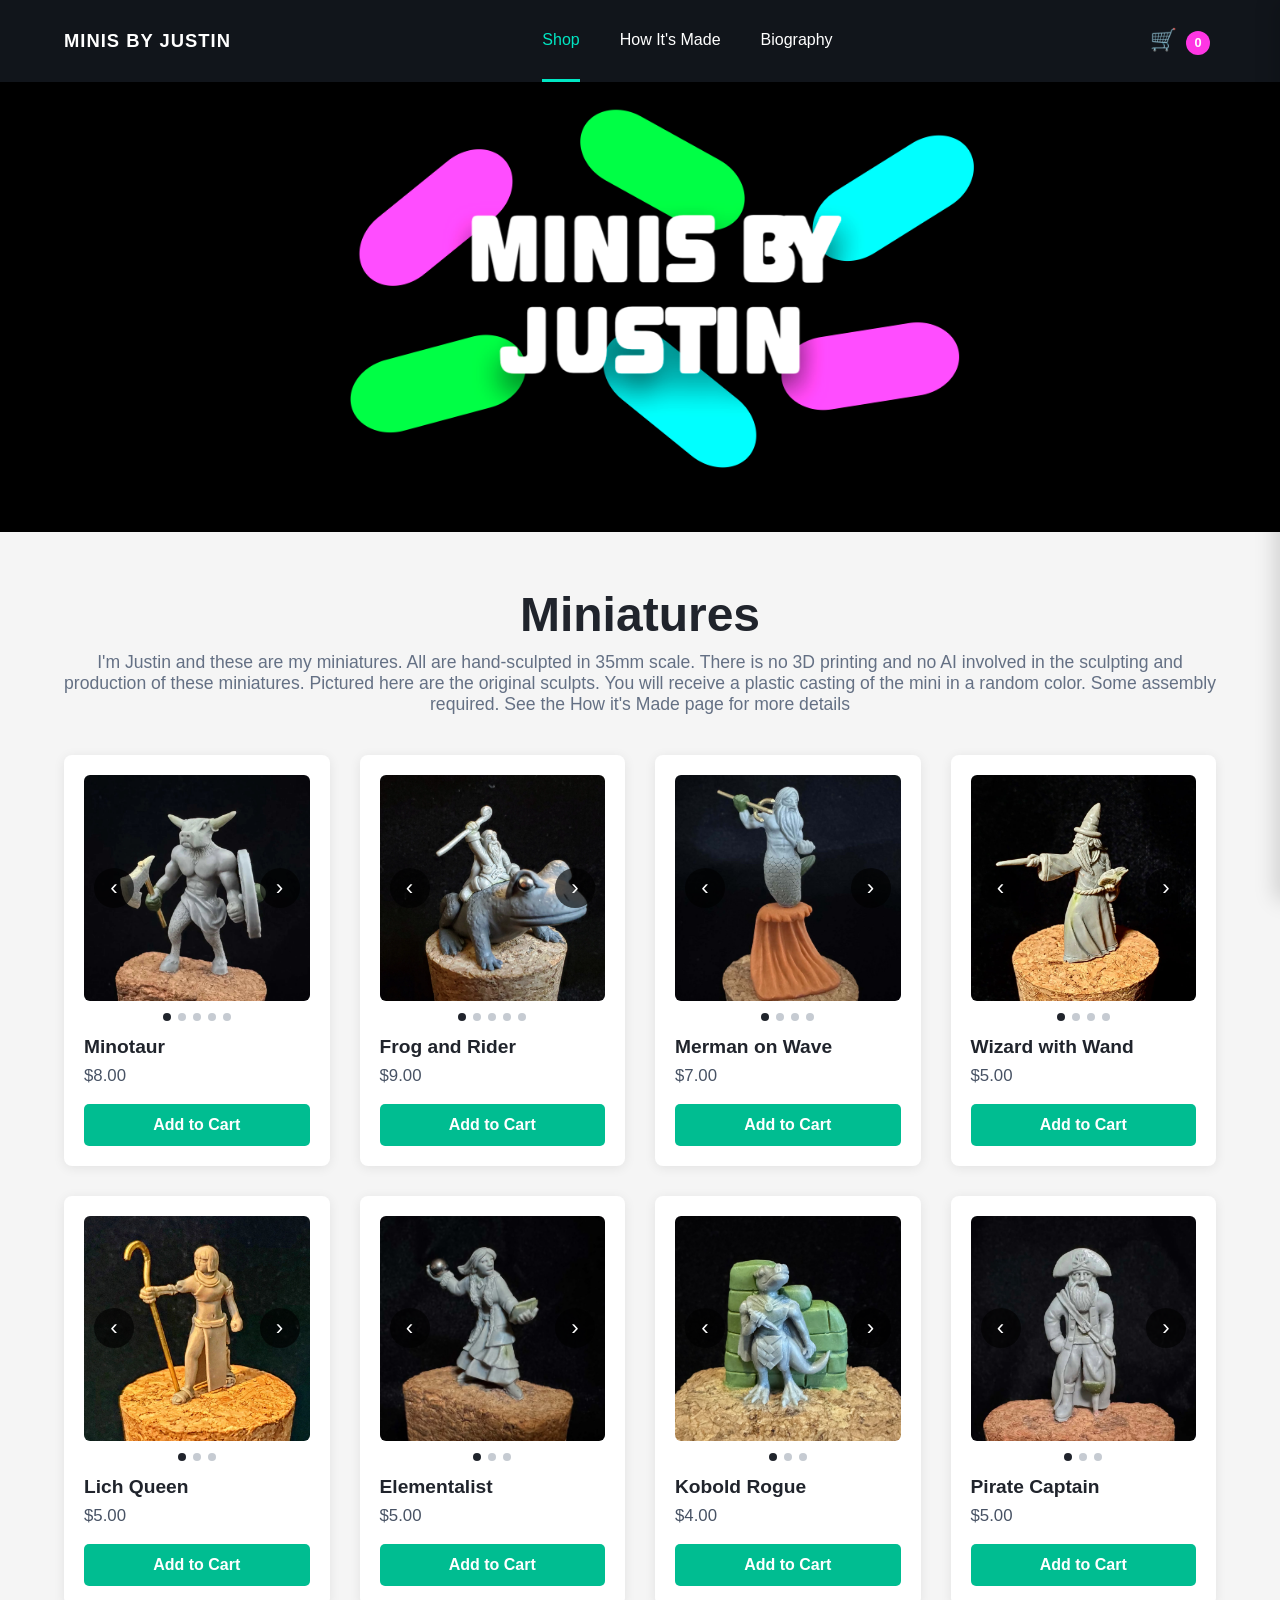
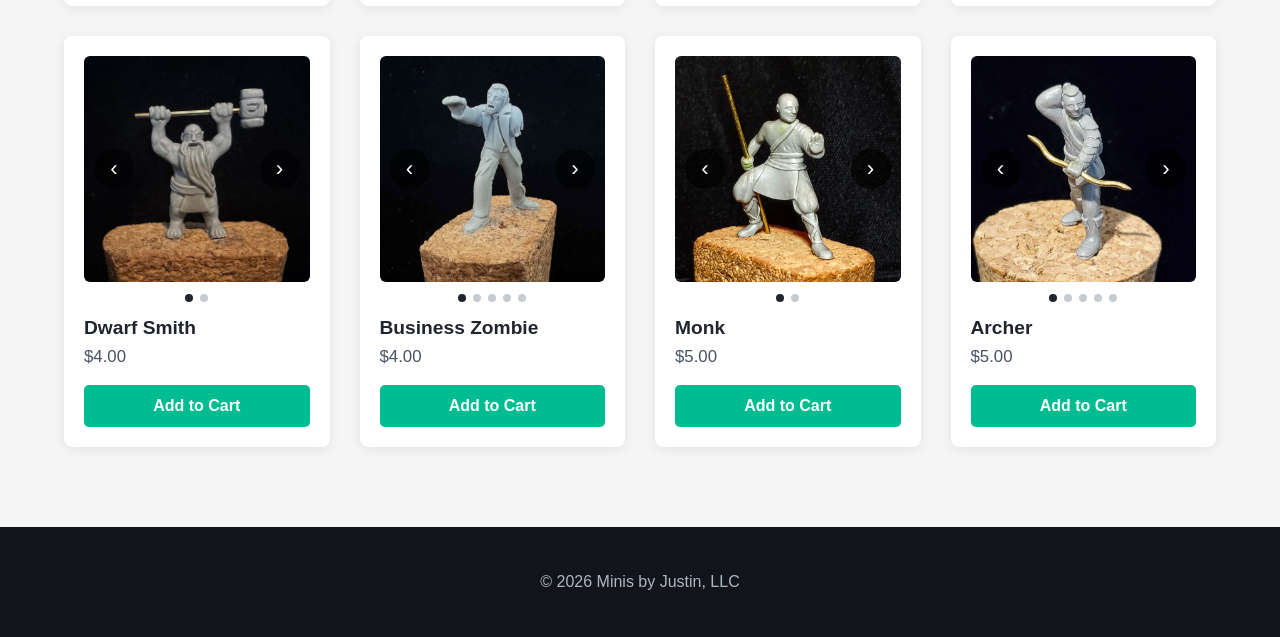
<file: index.html>
<!DOCTYPE html>
<html lang="en">
<head>
    <meta charset="UTF-8">
    <meta name="viewport" content="width=device-width, initial-scale=1.0">
    <title>Minis by Justin | Miniatures</title>
    <link rel="stylesheet" href="css/style.css">
</head>
<body>
    <header class="site-header">
        <a class="logo" href="index.html">MINIS BY JUSTIN</a>

        <nav class="main-nav" aria-label="Main navigation">
            <a class="active" href="index.html">Shop</a>
            <a href="how-its-made.html">How It's Made</a>
            <a href="biography.html">Biography</a>
        </nav>

        <button class="cart-button" id="cart-button" aria-label="Open shopping cart">
            🛒 <span id="cart-count">0</span>
        </button>
    </header>

    <main>
        <section class="hero">
            <img src="images/banner.png" alt="Minis by Justin">
        </section>

        <p id="page-checkout-message" class="checkout-return-message" role="status" aria-live="polite" hidden></p>

        <section class="shop-section">
            <div class="section-heading">
                <h1>Miniatures</h1>
                <p>I'm Justin and these are my miniatures. All are hand-sculpted in 35mm scale. 
                    There is no 3D printing and no AI involved in the sculpting and production of these miniatures.
                    Pictured here are the original sculpts. You will receive a plastic casting of the mini in a random color.
                    Some assembly required. 
                    See the How it's Made page for more details</p>
            </div>

            <div class="product-grid" id="product-grid">
                <!-- Products are generated by js/shop.js -->
            </div>
        </section>
    </main>

    <div class="cart-overlay" id="cart-overlay"></div>

    <aside class="cart-panel" id="cart-panel" aria-label="Shopping cart">
        <div class="cart-header">
            <h2>Your Cart</h2>
            <button id="close-cart" aria-label="Close cart">&times;</button>
        </div>

        <div id="cart-items" class="cart-items">
            <p class="empty-cart">Your cart is empty.</p>
        </div>

        <div class="cart-footer">
            <div class="cart-total">
                <span>Subtotal</span>
                <strong id="cart-subtotal">$0.00</strong>
            </div>
            <div class="cart-total">
                <span>Shipping</span>
                <strong id="cart-shipping">$0.00</strong>
            </div>
            <div class="cart-total">
                <span>Estimated total</span>
                <strong id="cart-total">$0.00</strong>
            </div>
            <p id="checkout-message" class="checkout-note" role="status" aria-live="polite"></p>
            <button class="checkout-button" id="checkout-button">
                Checkout with Stripe
            </button>
            <p class="checkout-note">
                Shipping is $8 on orders under $20 and free on orders of $20 or more. Final payment is processed securely by Stripe.
            </p>
        </div>
    </aside>

    <footer class="site-footer">
        <p>&copy; 2026 Minis by Justin, LLC</p>
    </footer>

    <script src="js/shop.js"></script>
</body>
</html>
</file>
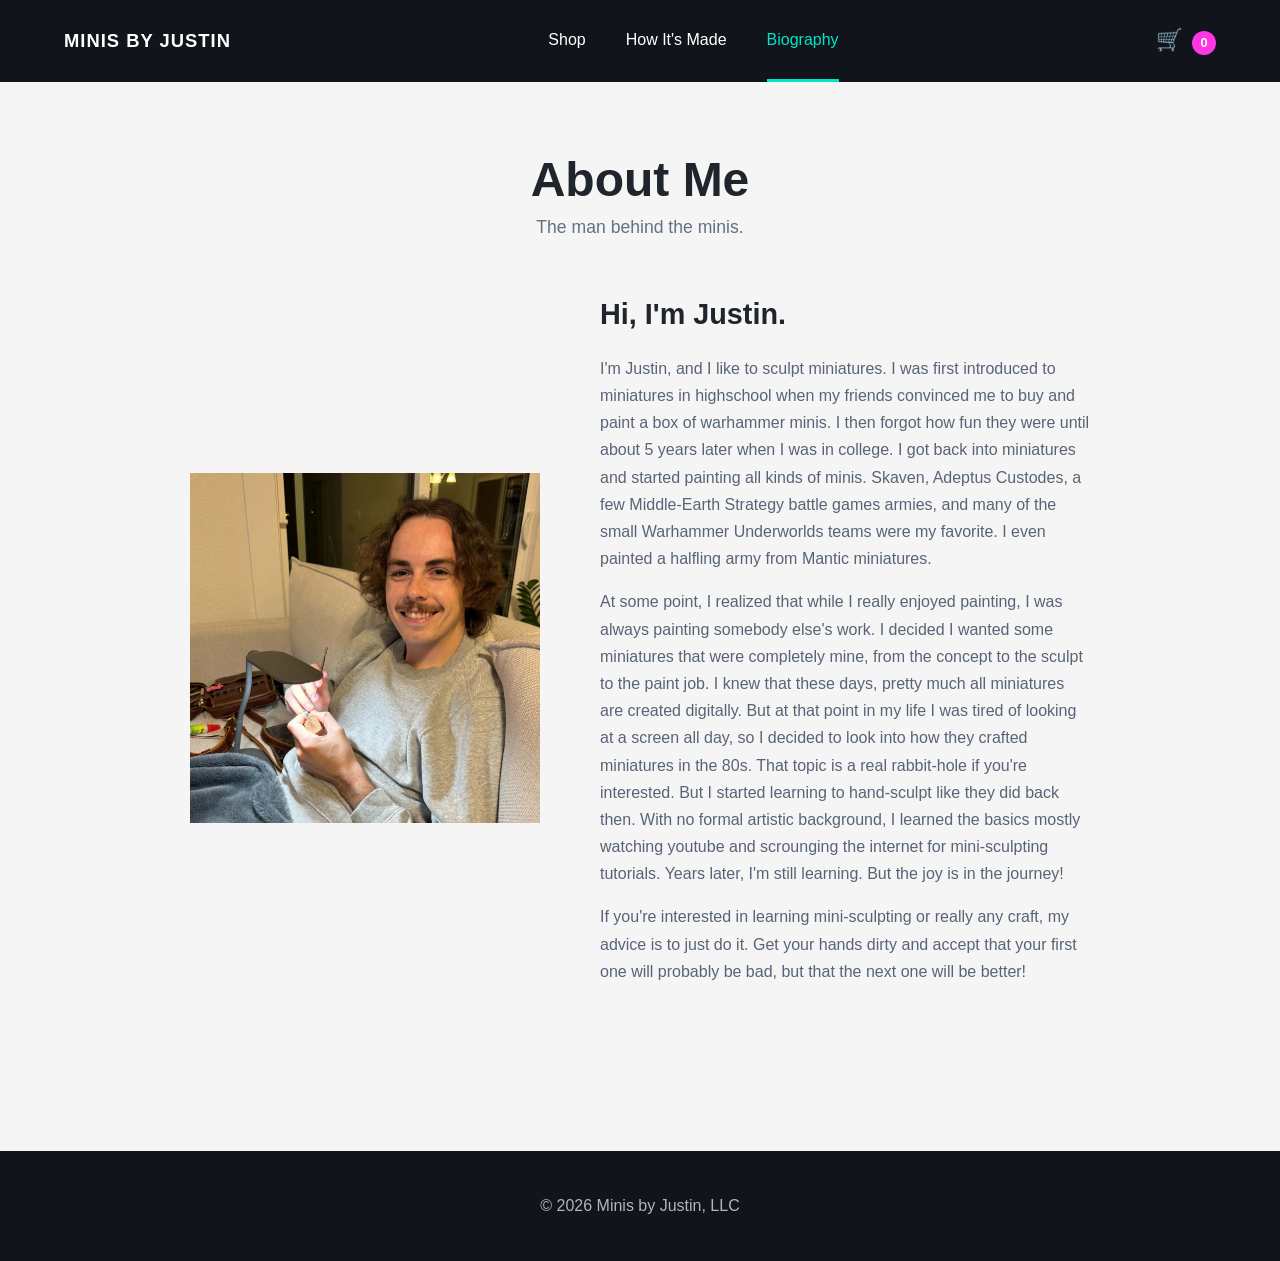
<file: biography.html>
<!DOCTYPE html>
<html lang="en">
<head>
    <meta charset="UTF-8">
    <meta name="viewport" content="width=device-width, initial-scale=1.0">
    <title>Biography | Minis by Justin</title>
    <link rel="stylesheet" href="css/style.css">
</head>
<body>
    <header class="site-header">
        <a class="logo" href="index.html">MINIS BY JUSTIN</a>

        <nav class="main-nav" aria-label="Main navigation">
            <a href="index.html">Shop</a>
            <a href="how-its-made.html">How It's Made</a>
            <a class="active" href="biography.html">Biography</a>
        </nav>

        <a class="cart-link" href="index.html#cart-button">🛒 <span id="cart-count">0</span></a>
    </header>

    <main class="content-page">
        <section class="page-heading">
            <h1>About Me</h1>
            <p>The man behind the minis.</p>
        </section>

        <section class="bio-section">
            <div class="story-image">
                <img src="images/candid.jpeg" alt="pic of me here">
            </div>

            <div class="bio-text">
                <h2>Hi, I'm Justin.</h2>
                <p>
                    I'm Justin, and I like to sculpt miniatures. I was first introduced to miniatures in highschool when my friends convinced me to 
                    buy and paint a box of warhammer minis. I then forgot how fun they were until about 5 years later when I was in college. I got back
                    into miniatures and started painting all kinds of minis. Skaven, Adeptus Custodes, a few Middle-Earth Strategy battle games armies, and 
                    many of the small Warhammer Underworlds teams were my favorite. I even painted a halfling army from Mantic miniatures. 
                </p>
                <p>
                    At some point, I realized that while I really enjoyed painting, I was always painting somebody else's work. I decided I wanted some
                    miniatures that were completely mine, from the concept to the sculpt to the paint job. I knew that these days, pretty much all miniatures are created
                    digitally. But at that point in my life I was tired of looking at a screen all day, so I decided to look into how they crafted miniatures in the 80s.
                    That topic is a real rabbit-hole if you're interested. But I started learning to hand-sculpt like they did back then. With no formal artistic background,
                    I learned the basics mostly watching youtube and scrounging the internet for mini-sculpting tutorials. Years later, I'm still learning. But the joy is in the journey!
                </p>
                <p>
                    If you're interested in learning mini-sculpting or really any craft, my advice is to just do it. Get your hands dirty and
                    accept that your first one will probably be bad, but that the next one will be better!
                </p>
            </div>
        </section>
    </main>

    <footer class="site-footer">
        <p>&copy; 2026 Minis by Justin, LLC</p>
    </footer>
</body>
</html>
</file>
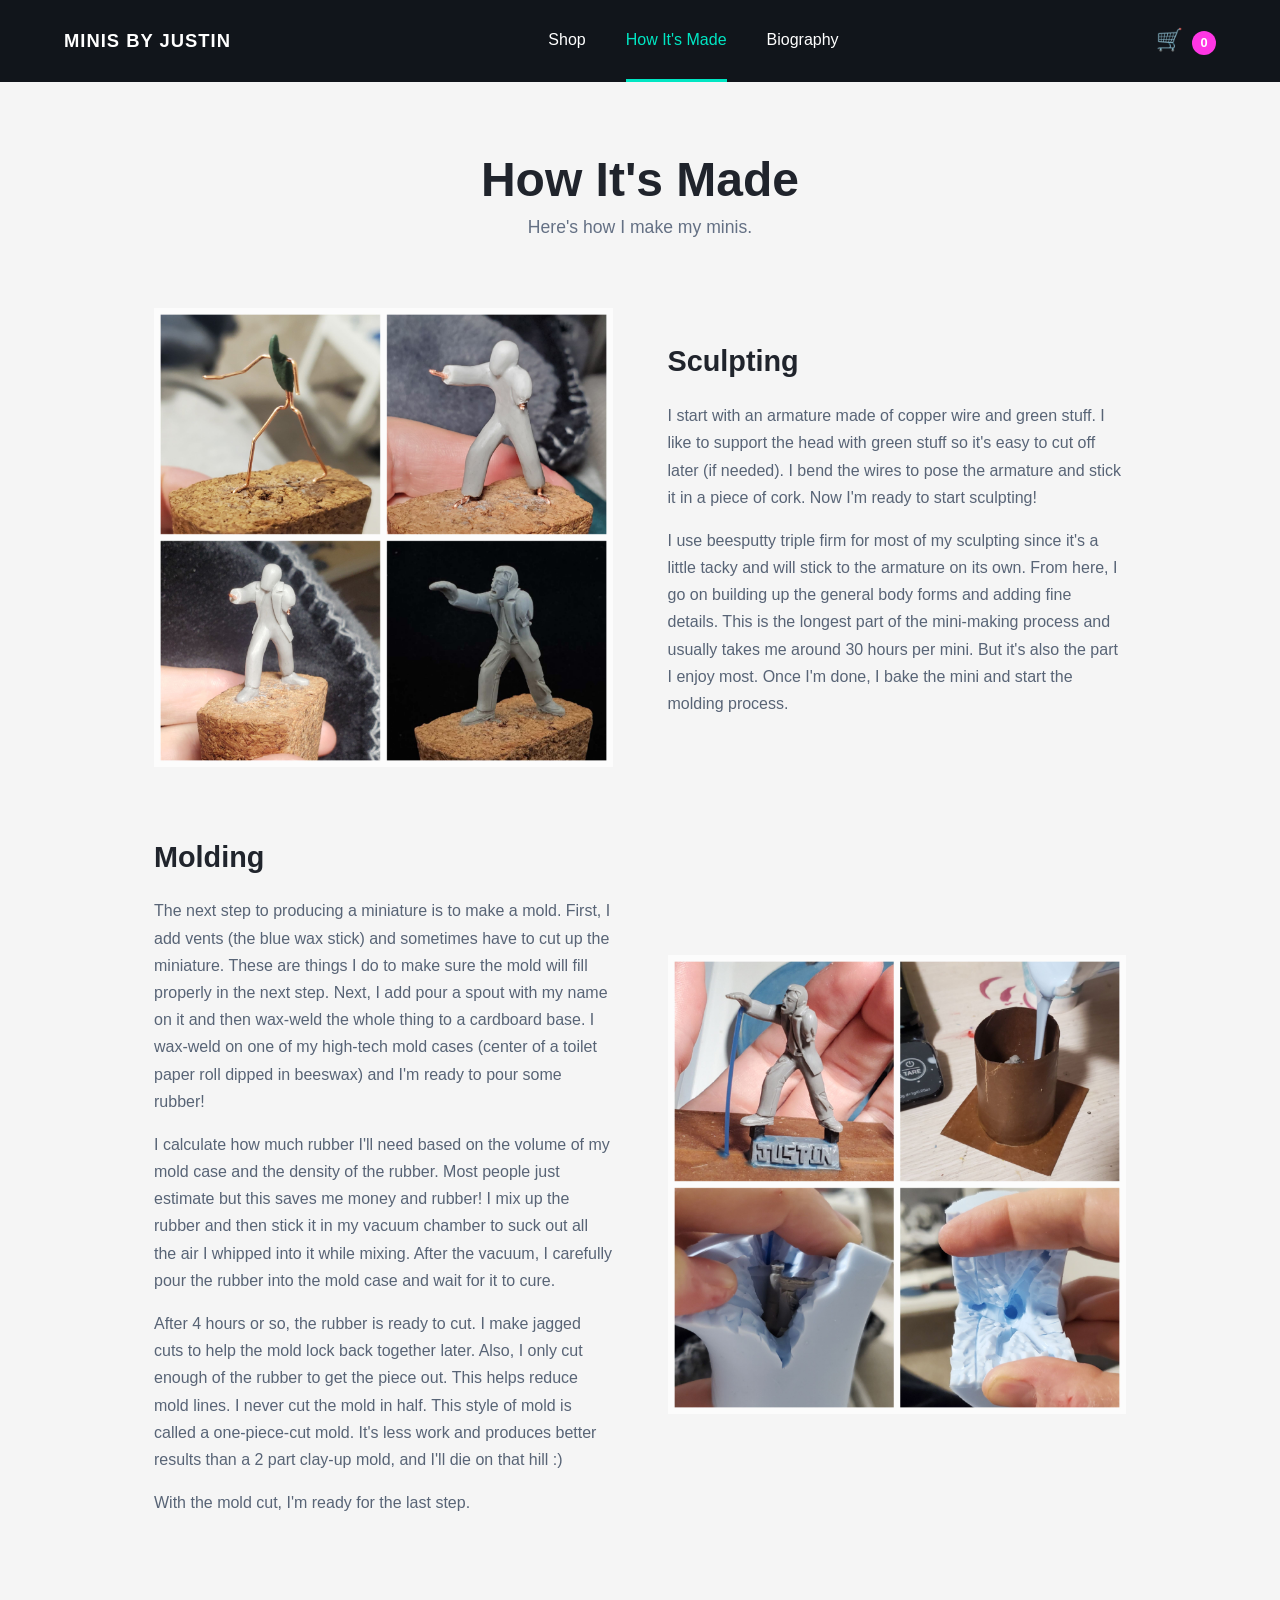
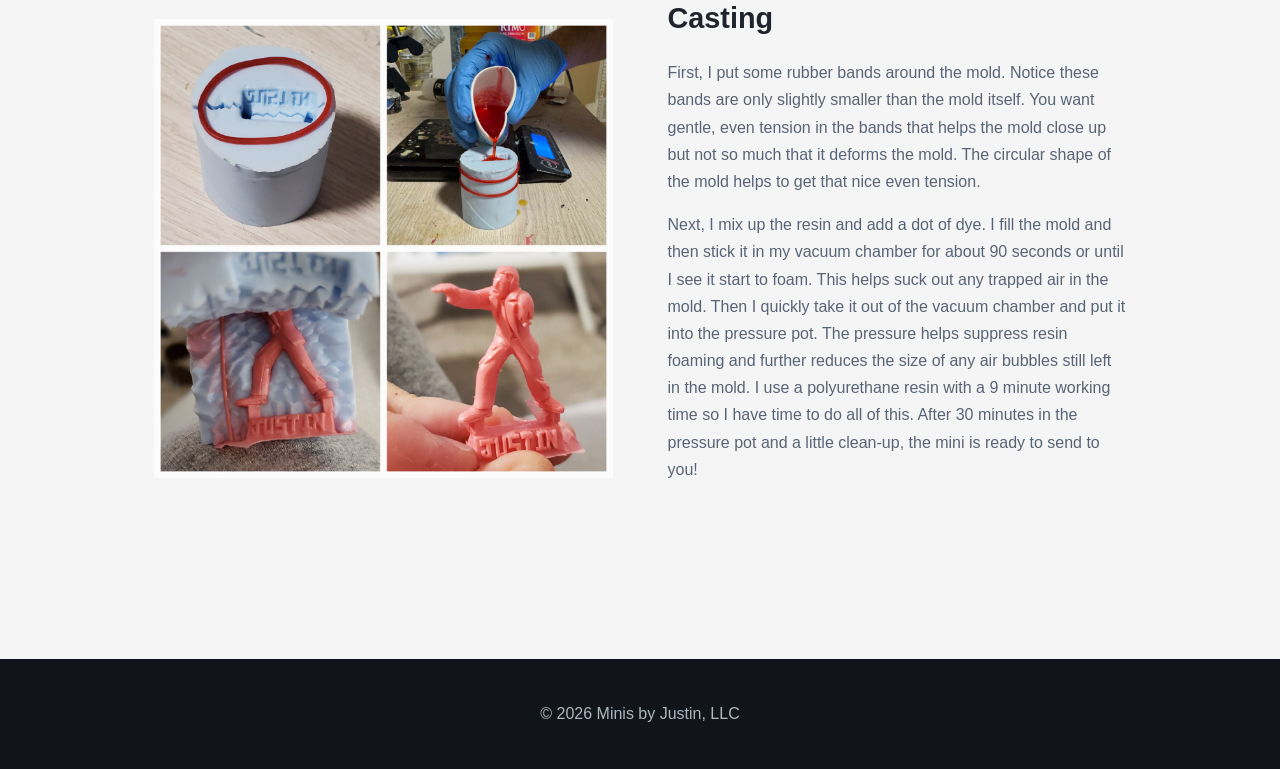
<file: how-its-made.html>
<!DOCTYPE html>
<html lang="en">
<head>
    <meta charset="UTF-8">
    <meta name="viewport" content="width=device-width, initial-scale=1.0">
    <title>How It's Made | Minis by Justin</title>
    <link rel="stylesheet" href="css/style.css">
</head>
<body>
    <header class="site-header">
        <a class="logo" href="index.html">MINIS BY JUSTIN</a>

        <nav class="main-nav" aria-label="Main navigation">
            <a href="index.html">Shop</a>
            <a class="active" href="how-its-made.html">How It's Made</a>
            <a href="biography.html">Biography</a>
        </nav>

        <a class="cart-link" href="index.html#cart-button">🛒 <span id="cart-count">0</span></a>
    </header>

    <main class="content-page">
        <section class="page-heading">
            <h1>How It's Made</h1>
            <p>Here's how I make my minis.</p>
        </section>

        <section class="story-section">
            <div class="story-image">
                <img src="images/sculpting.jpg" alt="Sculpting process">
            </div>
            <div class="story-text">
                <h2>Sculpting</h2>
                <p>
                    I start with an armature made of copper wire and green stuff. I like to support the head with green stuff so it's easy to cut off later (if needed).
                    I bend the wires to pose the armature and stick it in a piece of cork. Now I'm ready to start sculpting!
                </p>
                <p>
                    I use beesputty triple firm for most of my sculpting since it's a little tacky and will stick to the armature on its own.
                    From here, I go on building up the general body forms and adding fine details. This is the longest part of the mini-making process
                    and usually takes me around 30 hours per mini. But it's also the part I enjoy most.
                    Once I'm done, I bake the mini and start the molding process.
                </p>
            </div>
        </section>

        <section class="story-section reverse">
            <div class="story-image">
                <img src="images/molding.jpg" alt="Molding process">
            </div>
            <div class="story-text">
                <h2>Molding</h2>
                <p>
                    The next step to producing a miniature is to make a mold. 
                    First, I add vents (the blue wax stick) and sometimes have to cut up the miniature.
                    These are things I do to make sure the mold will fill properly in the next step. 
                    Next, I add pour a spout with my name on it and then wax-weld the whole thing to a cardboard base.
                    I wax-weld on one of my high-tech mold cases (center of a toilet paper roll dipped in beeswax) and I'm ready to pour some rubber!
                </p>
                <p>
                    I calculate how much rubber I'll need based on the volume of my mold case and the density of the rubber. Most people just estimate but this 
                    saves me money and rubber! I mix up the rubber and then stick it in my vacuum chamber to suck out all the air I whipped into it while mixing.
                    After the vacuum, I carefully pour the rubber into the mold case and wait for it to cure.
                </p>
                <p>
                    After 4 hours or so, the rubber is ready to cut. I make jagged cuts to help the mold lock back together later.
                    Also, I only cut enough of the rubber to get the piece out. This helps reduce mold lines. I never cut the mold in half.
                    This style of mold is called a one-piece-cut mold. It's less work and produces better results than a 2 part clay-up mold, and I'll die on that hill :)
                </p>
                <p> 
                    With the mold cut, I'm ready for the last step.
                </p>
            </div>
        </section>

        <section class="story-section">
            <div class="story-image">
                <img src="images/casting.jpg" alt="Casting process">
            </div>
            <div class="story-text">
                <h2>Casting</h2>
                <p>
                    First, I put some rubber bands around the mold. Notice these bands are only slightly smaller than the mold itself.
                    You want gentle, even tension in the bands that helps the mold close up but not so much that it deforms the mold. 
                    The circular shape of the mold helps to get that nice even tension.  
                </p>
                <p>
                    Next, I mix up the resin and add a dot of dye. I fill the mold and then stick it in my vacuum chamber for about 90 seconds or until I see it start to foam.
                    This helps suck out any trapped air in the mold. Then I quickly take it out of the vacuum chamber and put it into the pressure pot. The pressure
                    helps suppress resin foaming and further reduces the size of any air bubbles still left in the mold. I use a polyurethane resin with a 9 minute working time
                    so I have time to do all of this. After 30 minutes in the pressure pot and a little clean-up, the mini is ready to send to you!
                </p>
            </div>
        </section>
    </main>

    <footer class="site-footer">
        <p>&copy; 2026 Minis by Justin, LLC</p>
    </footer>
</body>
</html>
</file>
<file: css/style.css>
/* =========================
   General
   ========================= */

* {
    box-sizing: border-box;
}

html {
    scroll-behavior: smooth;
}

body {
    margin: 0;
    font-family: Arial, Helvetica, sans-serif;
    background: #f5f5f5;
    color: #20242c;
}

button,
a {
    font: inherit;
}

a {
    color: inherit;
    text-decoration: none;
}

/* =========================
   Header / Navigation
   ========================= */

.site-header {
    height: 82px;
    padding: 0 5%;
    display: flex;
    align-items: center;
    justify-content: space-between;
    gap: 30px;
    background: #11151b;
    color: white;
    position: sticky;
    top: 0;
    z-index: 100;
}

.logo {
    font-size: 1.15rem;
    font-weight: 900;
    letter-spacing: 1px;
    white-space: nowrap;
}

.main-nav {
    display: flex;
    align-self: stretch;
    align-items: center;
    gap: 40px;
}

.main-nav a {
    height: 100%;
    display: flex;
    align-items: center;
    border-bottom: 3px solid transparent;
    transition: border-color 0.2s, color 0.2s;
}

.main-nav a:hover,
.main-nav a.active {
    color: #00e6c3;
    border-bottom-color: #00e6c3;
}

.cart-button,
.cart-link {
    border: 0;
    background: transparent;
    color: white;
    font-size: 1.35rem;
    cursor: pointer;
    white-space: nowrap;
}

.cart-button span,
.cart-link span {
    display: inline-flex;
    align-items: center;
    justify-content: center;
    min-width: 24px;
    height: 24px;
    padding: 0 6px;
    margin-left: 3px;
    border-radius: 20px;
    background: #ff36e4;
    color: white;
    font-size: 0.8rem;
    font-weight: bold;
}

/* =========================
   Hero
   ========================= */

.hero {
    width: 100%;
    height: 50vh;
    min-height: 360px;
    max-height: 650px;
    background: #000;
    overflow: hidden;
}

.hero img {
    width: 100%;
    height: 100%;
    object-fit: cover;
    object-position: center;
    display: block;
}

/* =========================
   Shop
   ========================= */

.shop-section {
    max-width: 1400px;
    margin: 0 auto;
    padding: 55px 5% 80px;
}

.section-heading,
.page-heading {
    text-align: center;
    margin-bottom: 40px;
}

.section-heading h1,
.page-heading h1 {
    margin: 0 0 10px;
    font-size: clamp(2rem, 4vw, 3rem);
}

.section-heading p,
.page-heading p {
    margin: 0;
    color: #647084;
    font-size: 1.1rem;
}

.product-grid {
    display: grid;
    grid-template-columns: repeat(4, 1fr);
    gap: 30px;
}

.product-card {
    background: white;
    border-radius: 8px;
    overflow: hidden;
    box-shadow: 0 2px 12px rgba(0, 0, 0, 0.08);
    padding: 20px;
}

.product-image-container {
    position: relative;
    width: 100%;
    aspect-ratio: 1 / 1;
    background: #ddd;
    border-radius: 6px;
    overflow: hidden;
}

.product-image {
    width: 100%;
    height: 100%;
    object-fit: cover;
    display: block;
}

.gallery-button {
    position: absolute;
    top: 50%;
    transform: translateY(-50%);
    width: 40px;
    height: 40px;
    border: 0;
    border-radius: 50%;
    background: rgba(0, 0, 0, 0.65);
    color: white;
    font-size: 1.4rem;
    cursor: pointer;
    z-index: 2;
}

.gallery-button:hover {
    background: rgba(0, 0, 0, 0.85);
}

.gallery-button.previous {
    left: 10px;
}

.gallery-button.next {
    right: 10px;
}

.image-dots {
    display: flex;
    justify-content: center;
    gap: 7px;
    margin: 12px 0 15px;
}

.image-dot {
    width: 8px;
    height: 8px;
    border-radius: 50%;
    background: #c6cbd2;
}

.image-dot.active {
    background: #20242c;
}

.product-card h2 {
    margin: 0 0 8px;
    font-size: 1.2rem;
}

.product-price {
    margin: 0 0 18px;
    font-size: 1.05rem;
    color: #475264;
}

.add-to-cart {
    width: 100%;
    padding: 12px;
    border: 0;
    border-radius: 5px;
    background: #00bd91;
    color: white;
    font-weight: bold;
    cursor: pointer;
    transition: background 0.2s, transform 0.1s;
}

.add-to-cart:hover {
    background: #00a982;
}

.add-to-cart:active {
    transform: scale(0.98);
}

/* =========================
   Other Pages
   ========================= */

.content-page {
    max-width: 1100px;
    margin: 0 auto;
    padding: 70px 5% 90px;
}

.story-section {
    display: grid;
    grid-template-columns: 1fr 1fr;
    gap: 55px;
    align-items: center;
    margin: 70px 0;
}

.story-section.reverse .story-image {
    order: 2;
}

.story-image img {
    width: 100%;
    height: 100%;
    object-fit: cover;
}

.bio-photo {
    aspect-ratio: 1 / 1;
    border-radius: 8px;
    overflow: hidden;
}

.placeholder-image {
    display: flex;
    align-items: center;
    justify-content: center;
    background: #dfe2e6;
    color: #687383;
    font-weight: bold;
}

.story-text h2,
.bio-text h2 {
    font-size: 1.8rem;
    margin-top: 0;
}

.story-text p,
.bio-text p {
    color: #586476;
    line-height: 1.7;
}

.bio-section {
    display: grid;
    grid-template-columns: 350px 1fr;
    gap: 60px;
    align-items: center;
    max-width: 900px;
    margin: 60px auto;
}

/* =========================
   Shopping Cart
   ========================= */

.cart-overlay {
    position: fixed;
    inset: 0;
    background: rgba(0, 0, 0, 0.45);
    opacity: 0;
    pointer-events: none;
    transition: opacity 0.25s;
    z-index: 150;
}

.cart-overlay.open {
    opacity: 1;
    pointer-events: auto;
}

.cart-panel {
    position: fixed;
    top: 0;
    right: 0;
    width: min(420px, 100%);
    height: 100vh;
    background: white;
    z-index: 200;
    transform: translateX(100%);
    transition: transform 0.25s ease;
    display: flex;
    flex-direction: column;
    box-shadow: -5px 0 20px rgba(0, 0, 0, 0.15);
}

.cart-panel.open {
    transform: translateX(0);
}

.cart-header {
    display: flex;
    justify-content: space-between;
    align-items: center;
    padding: 22px;
    border-bottom: 1px solid #ddd;
}

.cart-header h2 {
    margin: 0;
}

.cart-header button {
    border: 0;
    background: transparent;
    font-size: 2rem;
    cursor: pointer;
}

.cart-items {
    flex: 1;
    overflow-y: auto;
    padding: 20px;
}

.empty-cart {
    text-align: center;
    color: #687383;
    margin-top: 50px;
}

.cart-item {
    display: grid;
    grid-template-columns: 65px 1fr auto;
    gap: 12px;
    align-items: center;
    padding: 12px 0;
    border-bottom: 1px solid #eee;
}

.cart-item-image {
    width: 65px;
    height: 65px;
    object-fit: cover;
    border-radius: 5px;
}

.cart-item h3 {
    margin: 0 0 5px;
    font-size: 0.95rem;
}

.cart-item p {
    margin: 0;
    color: #687383;
    font-size: 0.9rem;
}

.remove-item {
    border: 0;
    background: transparent;
    color: #a33;
    cursor: pointer;
}

.cart-footer {
    padding: 20px;
    border-top: 1px solid #ddd;
}

.cart-total {
    display: flex;
    justify-content: space-between;
    font-size: 1.2rem;
    margin-bottom: 15px;
}

.checkout-button {
    width: 100%;
    padding: 14px;
    border: 0;
    border-radius: 5px;
    background: #20242c;
    color: white;
    font-weight: bold;
    cursor: pointer;
}

.checkout-button:hover {
    background: #11151b;
}

.checkout-note {
    color: #7a8492;
    text-align: center;
    font-size: 0.8rem;
    line-height: 1.4;
}

/* =========================
   Footer
   ========================= */

.site-footer {
    padding: 30px 5%;
    text-align: center;
    background: #11151b;
    color: #aeb6c1;
}

/* =========================
   Mobile
   ========================= */

@media (max-width: 1000px) {
    .product-grid {
        grid-template-columns: repeat(2, 1fr);
    }

    .site-header {
        padding: 0 3%;
    }

    .main-nav {
        gap: 20px;
    }
}

@media (max-width: 700px) {
    .site-header {
        height: auto;
        min-height: 70px;
        flex-wrap: wrap;
        padding: 15px 5%;
    }

    .main-nav {
        order: 3;
        width: 100%;
        height: 45px;
        justify-content: center;
        gap: 25px;
    }

    .hero {
        height: 40vh;
        min-height: 280px;
    }

    .product-grid {
        grid-template-columns: 1fr;
    }

    .shop-section {
        padding-top: 40px;
    }

    .story-section,
    .story-section.reverse,
    .bio-section {
        grid-template-columns: 1fr;
        gap: 30px;
    }

    .story-section.reverse .story-image {
        order: 0;
    }

    .bio-section {
        margin-top: 30px;
    }
}


/* Stripe Checkout return status */
.checkout-return-message {
    max-width: 1100px;
    margin: 1rem auto;
    padding: 1rem 1.25rem;
    border: 1px solid currentColor;
    border-radius: 8px;
    text-align: center;
}
.checkout-return-message[hidden] {
    display: none;
}
.checkout-button:disabled {
    opacity: 0.65;
    cursor: wait;
}
</file>
